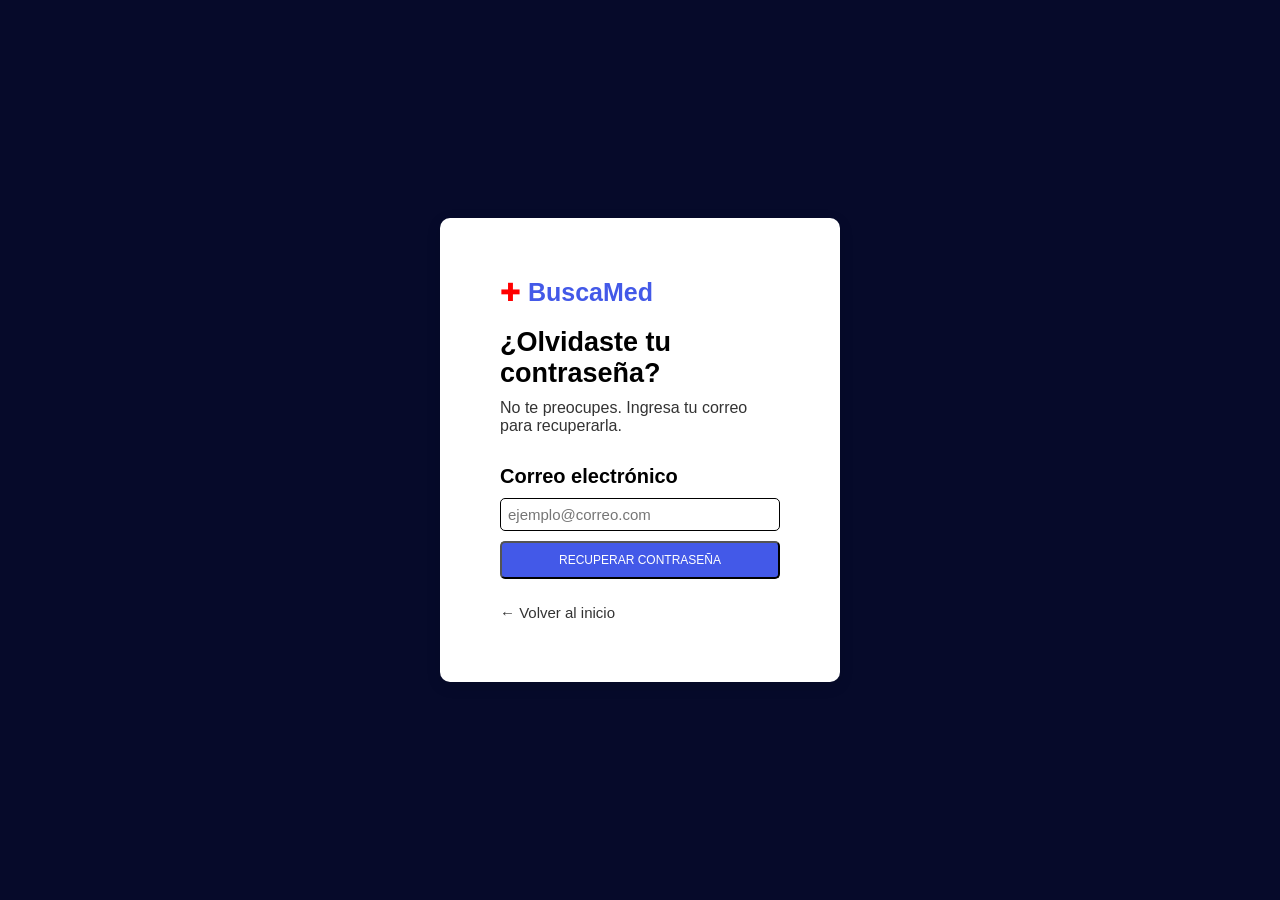
<file: contrasena.html>
<!DOCTYPE html>
<html lang="en">
<head>
    <meta charset="UTF-8">
    <meta name="viewport" content="width=device-width, initial-scale=1.0">
    <link rel="stylesheet" href="contrasena.css">
    <title>Document</title>
</head>
<body>
    <main class="contenedor">
        <span class="logo"> ✚ </span> <span class="nombre-sitio"> BuscaMed </span>  
        <section>
            <h1>¿Olvidaste tu contraseña?</h1>
            <P>
                No te preocupes. Ingresa tu correo para recuperarla.
            </P>
            <form action="" class="registro">
                <label for="c-electronico" class="correo">Correo electrónico</label>
                <input type="email" id="c-electronico" placeholder="ejemplo@correo.com" required>
                <button class="enviar" type="submit"> RECUPERAR CONTRASEÑA </button>
            </form>
            
            <a href="index.html"> ← Volver al inicio </a>
            
        </section>
    </main>
</body>
</html>
</file>
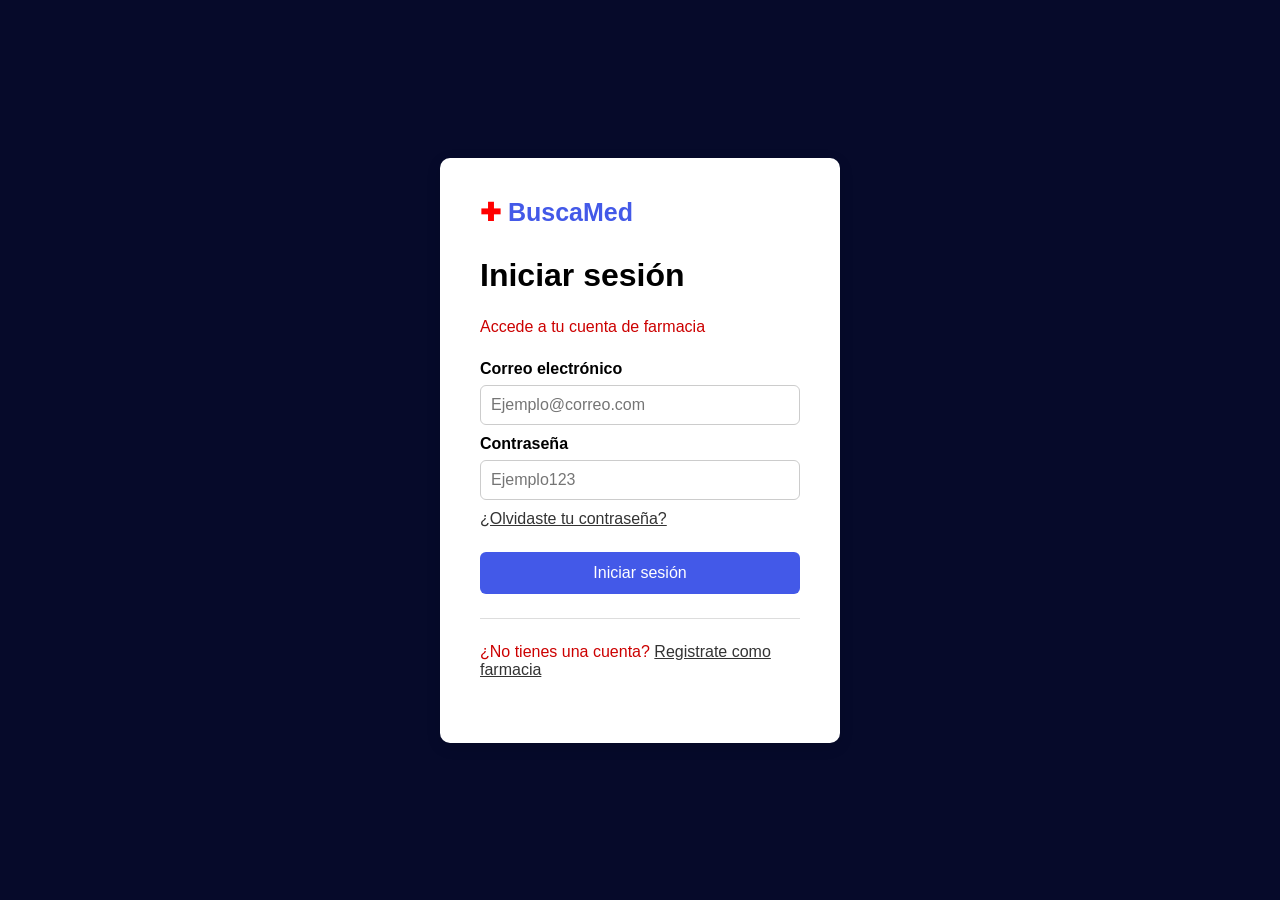
<file: inicio.html>
<!DOCTYPE html>
<html lang="en">
<head>
    <meta charset="UTF-8">
    <meta name="viewport" content="width=device-width, initial-scale=1.0"> <!-- /* establece la codificación de caracteres y la configuración de la ventana gráfica para dispositivos móviles */ -->
    <title>BuscaMed</title>
    <link rel="stylesheet" href="style.css">
</head>
<body>
    
 <div class="contenedor"> <!--/* crea un contenedor principal para el contenido de la página */ -->
    <div class="logo">
         <span class="rojo">✚</span> BuscaMed
    </div>
    <h1> Iniciar sesión</h1>
    <p> Accede a tu cuenta de farmacia </p> <!--/* crea un párrafo que indica a los usuarios que pueden acceder a su cuenta de farmacia */-->

    <form class="forma">

       <label> Correo electrónico</label> <!--/* crea un campo de entrada para el correo electrónico del usuario con un marcador de posición y lo hace obligatorio */-->
        <input type="email" placeholder="Ejemplo@correo.com" required >

       <label>Contraseña</label> <!--/* crea un campo de entrada para la contraseña del usuario con un marcador de posición y lo hace obligatorio */-->
        <input type="password" placeholder="Ejemplo123" required>

        <a href="contrasena.html">¿Olvidaste tu contraseña?</a>

        <button class= 'boton_inicio' type="submit">Iniciar sesión</button> <!--/* crea un botón de envío para el formulario con el texto "Iniciar sesión" */-->

    </form>

    <hr> <!--/* crea una línea horizontal para separar visualmente el formulario de inicio de sesión del enlace de registro */-->

    <p class="registro">¿No tienes una cuenta? <a href="registro.html">Registrate como farmacia</a> <!--/* crea un párrafo con un enlace para los usuarios que no tienen una cuenta, invitándolos a registrarse como farmacia */-->
    </p>

 </div>

</body>
</html>
</file>
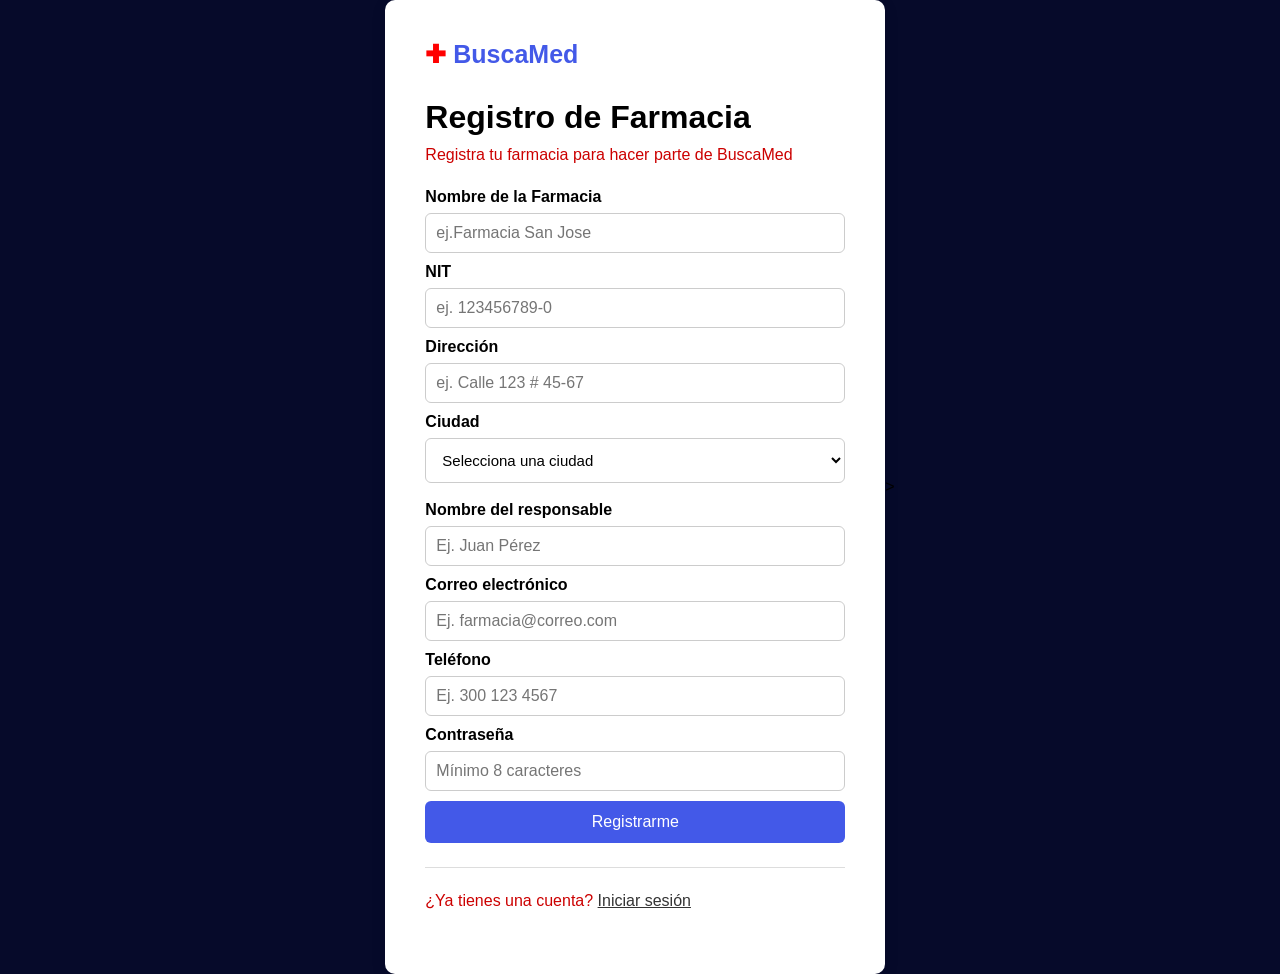
<file: registro.html>
<!DOCTYPE html> <!--define el tipo de documento como HTML5 *//-->
<html lang="en">
<head>
    <meta charset="UTF-8">
    <meta name="viewport" content="width=device-width, initial-scale=1.0"> <!-- /* establece la codificación de caracteres y la configuración de la ventana gráficapara dispositivos móviles */--> 
    <title> Registro-BuscaMed</title>
    <link rel="stylesheet" href="style.css"><!-- /* vincula el archivo de hoja de estilo CSS para aplicar estilos a la página */-->
</head>
<body>
    
    <div class="contenedor registro-contenedor"> <!--/* crea un contenedor principal para el contenido de la página con una clase adicional para estilos específicos de la página de registro */-->
        <div class="logo"> 
          <span class="rojo">✚</span> BuscaMed <!--/* muestra el logotipo de la página con un símbolo y el nombre de la marca, aplicando un estilo de color rojo al símbolo */-->
        </div>

        <h1> Registro de Farmacia</h1>

        <p> Registra tu farmacia para hacer parte de BuscaMed </p>

        <form>

            <label>Nombre de la Farmacia</label>
            <input type="text" placeholder="ej.Farmacia San Jose" required> <!--/* crea un formulario con campos de entrada para registrar la información de la farmacia, incluyendo nombre, NIT, dirección, ciudad, nombre del responsable, correo electrónico, teléfono y contraseña. Cada campo tiene una etiqueta descriptiva y un marcador de posición para guiar al usuario. Todos los campos son obligatorios (required). */-->

            <label>NIT</label>
            <input type="text" placeholder="ej. 123456789-0" required> <!--/* crea un campo de entrada para el NIT de la farmacia con un marcador de posición y lo hace obligatorio */-->

            <label>Dirección</label>
            <input type="address" placeholder="ej. Calle 123 # 45-67" required> <!--/* crea un campo de entrada para la dirección de la farmacia con un marcador de posición y lo hace obligatorio */-->

            <label>Ciudad</label> <!--/* crea un campo de selección para la ciudad de la farmacia con un marcador de posición y lo hace obligatorio */-->
            <select name="city" required>
                <option value="">Selecciona una ciudad</option>
                <option>Medellín</option>
                <option>Bogotá</option>
                <option>Cali</option>
                <option>Barranquilla</option>
                <option>Cartagena</option>
            </select>

            <label>Nombre del responsable</label> <!--/* crea un campo de entrada para el nombre del responsable de la farmacia con un marcador de posición y lo hace obligatorio */-->
            <input 
                type="text" 
                placeholder="Ej. Juan Pérez" required>

                  <label>Correo electrónico</label> <!--/* crea un campo de entrada para el correo electrónico de la farmacia con un marcador de posición y lo hace obligatorio */-->
            <input  
                type="email" 
                placeholder="Ej. farmacia@correo.com" required
            >

            <label>Teléfono</label> <!--/* crea un campo de entrada para el teléfono de la farmacia con un marcador de posición y lo hace obligatorio */-->
            <input 
                type="tel" 
                placeholder="Ej. 300 123 4567" required
            >

            <label>Contraseña</label> <!--/* crea un campo de entrada para la contraseña de la farmacia con un marcador de posición y lo hace obligatorio */-->
            <input 
                type="password" 
                placeholder="Mínimo 8 caracteres" required
            >

            <button type="submit"> <!--/* crea un botón de envío para el formulario con el texto "Registrarme" */-->
                Registrarme
            </button>

        </form>

          <hr>

        <p class="registro"> <!--/* crea un párrafo con un enlace para los usuarios que ya tienen una cuenta, invitándolos a iniciar sesión en lugar de registrarse nuevamente */-->
            ¿Ya tienes una cuenta?
            <a href="inicio.html">Iniciar sesión</a>
        </p>
        
    </div>
</body>
</html>>
</file>
<file: contrasena.css>
*{
    padding: 0;
    margin: 0;
    box-sizing: border-box;
}

body {
    font-family: Arial, sans-serif;
    background-color: #060a2a;
    display:flex;
    justify-content: center;
    align-items: center;
    min-height: 100vh;
}

.contenedor{
    background-color: white;
    width: 400px;
    padding: 60px;
    border-radius: 10px;
    box-shadow: 0 4px 15px rgba(0, 0, 0, 0.1) ;
}

.logo{
    color: red;
    font-size: 25px;
}

.nombre-sitio{
    font-size: 25px;
    color: #4359e8;
    font-weight: bold;
}

h1{
    font-size: 27px;
    margin-top: 20px;
    margin-bottom: 10px
}

p{
    margin-bottom: 25px;
    color: #333;
}

.registro{
    display: flex;
    flex-direction: column;
}

.correo{
    font-size: 20px;
    margin-top: 5px;
    margin-bottom: 10px;
    font-weight: bold;
}

#c-electronico{
    padding: 7px;
    border: 1px solid ;
    border-radius: 5px;
    font-size: 15px;
}

.enviar{
    background-color: #4359e8;
    color: white;
    padding: 10px;
    border-radius: 5px;
    font-size: 12px;
    margin-top: 10px;
    margin-bottom: 25px;
    cursor: pointer;
}

button:hover{
    background-color: #555;
}

a{
    color: #333;
    font-size: 15px;
    text-decoration: none;
}
</file>
<file: style.css>
* {
    margin: 0; /* elimina el margen por defecto de todos los elementos */
    padding: 0; /* elimina el padding por defecto de todos los elementos */
    box-sizing: border-box; /* asegura que el padding y el borde se incluyan en el ancho y alto de los elementos */
}

body {
    font-family: Arial, sans-serif; /* establece la fuente del texto a Arial con una fuente de respaldo sans-serif */
    background-color:#060a2a; /* establece el color de fondo del cuerpo a un tono azul muy oscuro */
    display: flex; /* utiliza flexbox para alinear los elementos dentro del cuerpo */
    justify-content: center; /* centra el contenido horizontalmente dentro del cuerpo */
    align-items: center; /* centra el contenido verticalmente dentro del cuerpo */
    min-height: 100vh; /* asegura que el cuerpo tenga al menos la altura completa de la ventana del navegador */
}
.rojo {
  color: red; /* Cambia el color del texto a rojo*/
}
.boton_inicio {
    background-color: #4359e8; /* Cambia el color de fondo del botón a un tono azul */
    color: white;
    padding: 12px; /* Cambia el color del texto del botón a blanco */
    border: none; /* Elimina el borde del botón */
    border-radius: 6px; /* Agrega bordes redondeados al botón */
    font-size: 1rem; /* Cambia el tamaño de la fuente del botón a 1rem */
    cursor: pointer; /* Cambia el cursor a una mano al pasar sobre el botón */
}
.registro-contenedor button {
    background-color: #4359e8; /* Cambia el color de fondo del botón a un tono azul */
    color: white; /* Cambia el color del texto del botón a blanco */
    padding: 12px; /* Cambia el tamaño del relleno del botón a 12 píxeles */
    border: none; /* Elimina el borde del botón */
    border-radius: 6px; /* Agrega bordes redondeados al botón */
    font-size: 1rem; /* Cambia el tamaño de la fuente del botón a 1rem */
    cursor: pointer; /* Cambia el cursor a una mano al pasar sobre el botón */
}
.contenedor { /* crea un contenedor para centrar el contenido de la página */
    background-color: white; 
    width: 400px; /* establece un ancho fijo de 400 píxeles para el contenedor */
    padding: 40px ;  /* agrega un relleno de 40 píxeles alrededor del contenido del contenedor */
    border-radius: 10px ;  /* agrega bordes redondeados al contenedor */
    box-shadow: 0 4px 15px rgba(0, 0, 0, 0.1) ; /* agrega una sombra sutil al contenedor */
}

.logo { /* crea un contenedor para el logo */
    font-size: 25px; /* establece el tamaño de la fuente del logo a 25 píxeles */
    font-weight: bold; /* establece el peso de la fuente del logo a negrita */
    margin-bottom: 30px; /* agrega un margen inferior de 30 píxeles para separar el logo del contenido siguiente */
    color:#4359e8 /* establece el color del texto del logo a un tono azul */
}

h1 { /* crea un estilo para los encabezados de nivel 1 */
    margin-bottom: 1.5rem; /* agrega un margen inferior de 1.5rem para separar el encabezado del contenido siguiente */
}

p {/* crea un estilo para los párrafos */
    margin-bottom: 1.5rem; /* agrega un margen inferior de 1.5rem para separar el párrafo del contenido siguiente */
    color: #CC0000; /* establece el color del texto del párrafo a un tono rojo */
}


 input[type="email"] { /* crea un estilo para los campos de entrada de tipo email */
  border: 1px solid #ccc; /* establece un borde gris claro de 1 píxel alrededor del campo de entrada */
  padding: 10px; /* agrega un relleno de 10 píxeles dentro del campo de entrada */
  border-radius: 6px; /* agrega bordes redondeados de 6 píxeles al campo de entrada */
  margin-bottom: 10px;
  transition: border-color 0.3s; /* agrega una transición suave de 0.3 segundos al cambiar el color del borde del campo de entrada */
}
input[type="password"] { /* crea un estilo para los campos de entrada de tipo password */
  border: 1px solid #ccc; /* establece un borde gris claro de 1 píxel alrededor del campo de entrada */
  padding: 10px;
  border-radius: 6px;
  margin-bottom: 10px; /* agrega un margen inferior de 10 píxeles para separar el campo de entrada del contenido siguiente */
  transition: border-color 0.3s; /* agrega una transición suave de 0.3 segundos al cambiar el color del borde del campo de entrada */
}   
input[type="address"] { /* crea un estilo para los campos de entrada de tipo address */
  border: 1px solid #ccc;
  padding: 10px; /* agrega un relleno de 10 píxeles dentro del campo de entrada */
  border-radius: 6px;
  margin-bottom: 10px;
  transition: border-color 0.3s;
}  
input[type="tel"] {/* crea un estilo para los campos de entrada de tipo tel */
  border: 1px solid #ccc;
  padding: 10px;
  border-radius: 6px;
  margin-bottom: 10px;
  transition: border-color 0.3s;
}
input[type="text"] {/* crea un estilo para los campos de entrada de tipo text */
  border: 1px solid #ccc;
  padding: 10px;
  border-radius: 6px;
  margin-bottom: 10px;
  transition: border-color 0.3s;
 
}  

form {/* crea un estilo para los formularios */
    display: flex;
    flex-direction: column; /* organiza los elementos del formulario en una columna */
}

label {/* crea un estilo para las etiquetas de los campos del formulario */
    margin-bottom: 7px;
    font-weight: bold;
}

input {/* crea un estilo para todos los campos de entrada */
    padding: 12px;
    margin-bottom: 18px;
    border: 1px solid #ccc;
    border-radius: 6px;
    font-size: 1rem;
}

a {  /* estilo para todos los enlaces */
    color: #333; /* color del texto del enlace */
    font-size: 1rem; /* tamaño de la fuente del enlace */
    margin-bottom: 1.5rem; /* margen inferior del enlace */
}

button { /* estilo para todos los botones */
  width: 100%;   /* hace que el botón ocupe todo el ancho del contenedor */
  padding: 14px; /* espacio interno del botón */
  font-size: 1rem; /* tamaño de la fuente del botón */
}
button:hover {
    background-color: #555;
}

hr {/* estilo para todas las líneas horizontales */
    margin: 1.5rem 0; /* establece un margen superior e inferior de 1.5rem para separar el contenido */
    border: none; /* elimina el borde por defecto de la línea horizontal */
    border-top: 1px solid #ddd; /* establece un borde superior de 1px sólido y color gris claro para la línea horizontal */
}

.regitro {
    text-align: center; /* centra el texto dentro del contenedor */
    margin-bottom: 0px; /* establece un margen inferior de 0 píxeles para el contenedor */
}

/*registro de farmacia*/

.registro-contenedor {
    width: 500px;  /* establece un ancho fijo de 500 píxeles para el contenedor */
}

select {
    padding: 12px; /* espacio interno del select */
    margin-bottom: 18px; /* margen inferior del select */
    border: 1px solid #ccc; /* borde del select */
    border-radius: 6px; /* bordes redondeados del select */
    font-size: 15px;  /* tamaño de la fuente del select */
    background-color: white;
}

.registro-contenedor h1 {
    margin-bottom: 10px; /* margen inferior de 10px para separar el título del contenido siguiente */
}

.registro-contenedor form { /* hace que los elementos del formulario se dispongan en una columna */
    margin-top : 20px;
}
</file>
